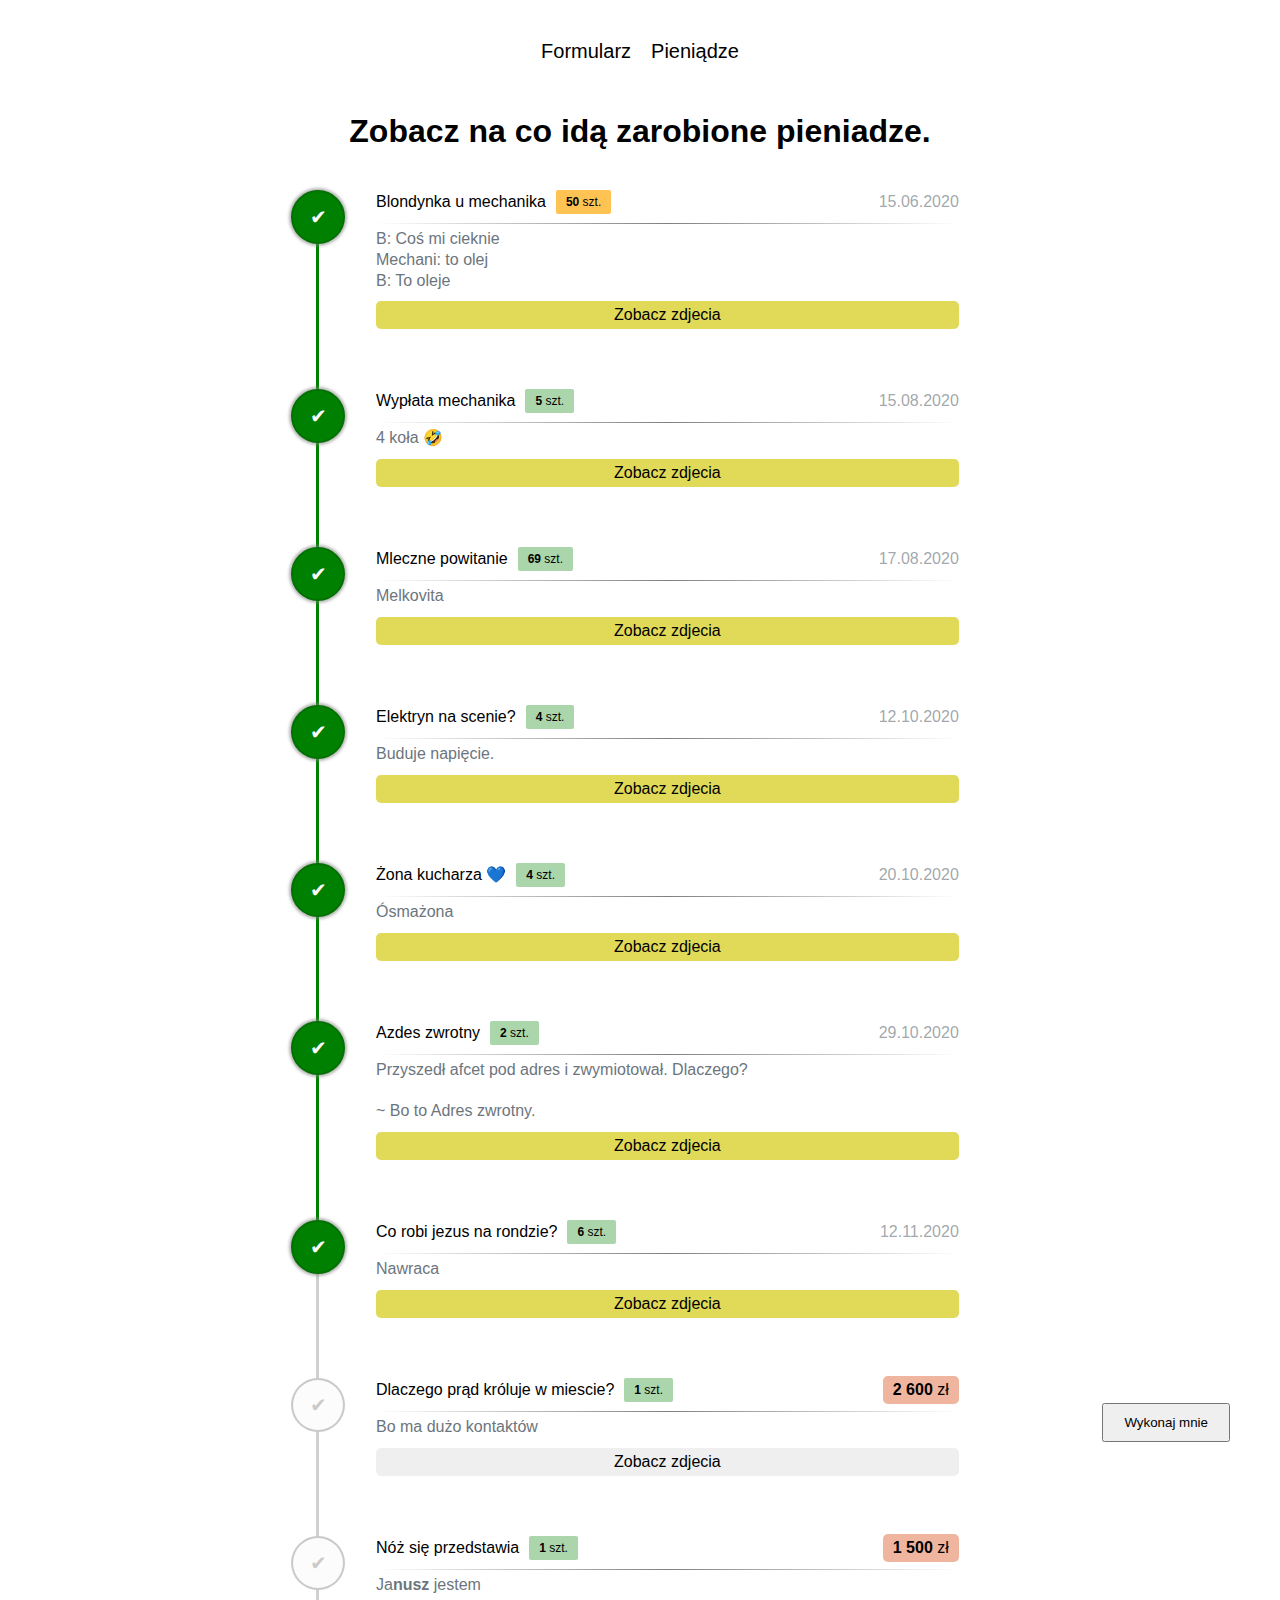
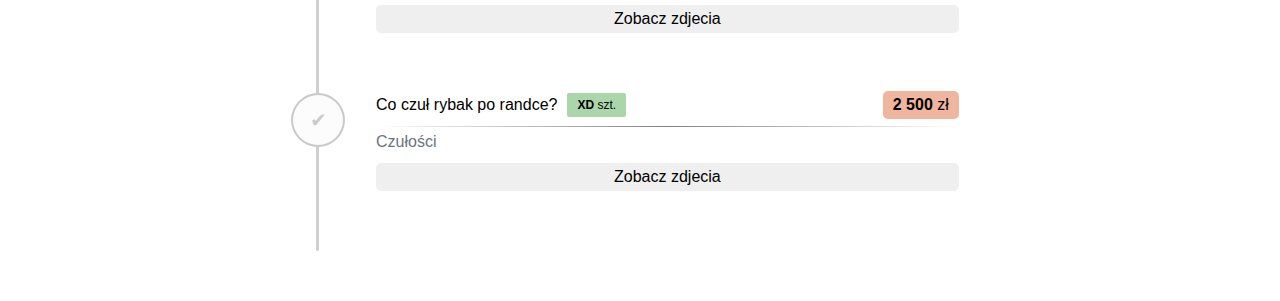
<file: tl.html>
<!DOCTYPE html>
<html lang="pl">
<head>
    <meta charset="UTF-8">
    <meta name="viewport" content="width=device-width, initial-scale=1.0">
    <link rel="stylesheet" href="zakupy.css">
    <title>Zakupy</title>
</head>
<body>
    <nav id="nan">
        <a href="index.html" target="_blank" title="Formularz v3.0">Formularz</a>
        <a href="tl.html" target="_blank" title="Postep rozwoju">Pieniądze</a>
    </nav>
    <div class="rozwojContainer">
        <span class="tytulLinia">
            Zobacz na co idą zarobione pieniadze.
        </span>
        <!-- srodek -->
        <div class="srodek">   
            <ul class="rozwojLinia">
                <li class="rozwojElement sztywnyGit">
                    <div class="rozowjTytul">
                        <div class="elementNazwa"><span>Blondynka u mechanika</span></div>
                        <div class="elementSztuki s"><span>50</span> szt.</div>
                        <div class="elementData"><span>15.06.2020</span></div>
                        <div class="elementCena"><span>200</span> zł</div>
                    </div>
                    <div class="elementOpis">
                        B: Coś mi cieknie
                        <br>
                        Mechani: to olej
                        <br>
                        B: To oleje
                    </div>
                    <div id="elementZdjecia" class="elementZdjecia">
                        <img class="elementZdjecie" src="zdjecie/12.png" alt="" style="height: 500px;width: 500px;" draggable="false">
                        <img class="elementZdjecie" src="zdjecie/12.png" alt="" style="height: 500px;width: 500px;" draggable="false">
                        <img class="elementZdjecie" src="zdjecie/123.png" alt="" style="height: 500px;width: 500px;" draggable="false">
                    </div>
                    <button id="elementGaleria" class="elementGaleria">Zobacz zdjecia</button>
                </li>
                <li class="rozwojElement sztywnyGit">
                    <div class="rozowjTytul">
                        <div class="elementNazwa"><span>Wypłata mechanika</span></div>
                        <div class="elementSztuki"><span>5</span> szt.</div>
                        <div class="elementData"><span>15.08.2020</span></div>
                        <div class="elementCena"><span>450</span> zł</div>
                    </div>
                    <div class="elementOpis"> 4 koła 🤣</div>
                    <div id="elementZdjecia" class="elementZdjecia">
                        <img class="elementZdjecie" src="zdjecie/12.png"  alt="" style="height: 500px;width: 500px;" draggable="false">
                        <img class="elementZdjecie" src="zdjecie/123455.png"  alt="" style="height: 500px;width: 500px;" draggable="false">
                        <img class="elementZdjecie" src="zdjecie/1234.png" alt="" style="height: 500px;width: 500px;" draggable="false">
                    </div>
                    <button id="elementGaleria" class="elementGaleria">Zobacz zdjecia</button>
                </li>
                <li class="rozwojElement sztywnyGit">
                    <div class="rozowjTytul">
                        <div class="elementNazwa"><span>Mleczne powitanie</span></div>
                        <div class="elementSztuki"><span>69</span> szt.</div>
                        <div class="elementData"><span>17.08.2020</span></div>
                        <div class="elementCena"><span>830</span> zł</div>
                    </div>
                    <div class="elementOpis">
                        Melkovita
                    </div>
                   
                    <div id="elementZdjecia" class="elementZdjecia">
                        <img class="elementZdjecie" src="zdjecie/1234.png" alt="" style="height: 500px;width: 500px;" draggable="false">
                        <img class="elementZdjecie" src="zdjecie/123455.png" alt="" style="height: 500px;width: 500px;" draggable="false">
                        <img class="elementZdjecie" src="zdjecie/1234.png" alt="" style="height: 500px;width: 500px;" draggable="false">
                    </div>
                    <button id="elementGaleria" class="elementGaleria">Zobacz zdjecia</button>
                </li>
                <li class="rozwojElement sztywnyGit">
                    <div class="rozowjTytul">
                        <div class="elementNazwa"><span>Elektryn na scenie?</span></div>
                        <div class="elementSztuki"><span>4</span> szt.</div>
                        <div class="elementData"><span>12.10.2020</span></div>
                        <div class="elementCena"><span>340</span> zł</div>
                    </div>
                    <div class="elementOpis">
                        Buduje napięcie.
                    </div>
                    
                    <div id="elementZdjecia" class="elementZdjecia">
                        <img class="elementZdjecie" src="zdjecie/1234.png" alt="" style="height: 500px;width: 500px;" draggable="false">
                        <img class="elementZdjecie" src="zdjecie/1234.png" alt="" style="height: 500px;width: 500px;" draggable="false">
                        <img class="elementZdjecie" src="zdjecie/1234.png" alt="" style="height: 500px;width: 500px;" draggable="false">
                        <img class="elementZdjecie" src="zdjecie/1234.png" alt="" style="height: 500px;width: 500px;" draggable="false">
                        <img class="elementZdjecie" src="zdjecie/1234.png" alt="" style="height: 500px;width: 500px;" draggable="false">
                        <img class="elementZdjecie" src="zdjecie/1234.png" alt="" style="height: 500px;width: 500px;" draggable="false">
                    </div>
                    <button id="elementGaleria" class="elementGaleria">Zobacz zdjecia</button>
                </li>
                <li class="rozwojElement sztywnyGit">
                    <div class="rozowjTytul">
                        <div class="elementNazwa"><span>Żona kucharza 💙</span></div>
                        <div class="elementSztuki"><span>4</span> szt.</div>
                        <div class="elementData"><span>20.10.2020</span></div>
                        <div class="elementCena"><span>250</span> zł</div>
                    </div>
                    <div class="elementOpis">Ósmażona</div>
                    <div id="elementZdjecia" class="elementZdjecia">
                        <img class="elementZdjecie" src="zdjecie/12.png" alt="" style="height: 500px;width: 500px;" draggable="false">
                        <img class="elementZdjecie" src="zdjecie/123455.png" alt="" style="height: 500px;width: 500px;" draggable="false">
                        <img class="elementZdjecie" src="zdjecie/12.png" alt="" style="height: 500px;width: 500px;" draggable="false">
                    </div>
                    <button id="elementGaleria" class="elementGaleria">Zobacz zdjecia</button>
                </li>
                <li class="rozwojElement sztywnyGit">
                    <div class="rozowjTytul">
                        <div class="elementNazwa"><span>Azdes zwrotny</span></div>
                        <div class="elementSztuki"><span>2</span> szt.</div>
                        <div class="elementData"><span>29.10.2020</span></div>
                        <div class="elementCena"><span>120</span> zł</div>
                    </div>
                    <div class="elementOpis">   Przyszedł afcet pod adres i zwymiotował. Dlaczego?
                        <br>
                        <br>
                    ~ Bo to Adres zwrotny.
                    </div>
                    <div id="elementZdjecia" class="elementZdjecia">
                        <img class="elementZdjecie" src="zdjecie/1234.png" alt="" style="height: 500px;width: 500px;" draggable="false">
                        <img class="elementZdjecie" src="zdjecie/12.png" alt="" style="height: 500px;width: 500px;" draggable="false">
                        <img class="elementZdjecie" src="zdjecie/123455.png" alt="" style="height: 500px;width: 500px;" draggable="false">
                    </div>
                    <button id="elementGaleria" class="elementGaleria">Zobacz zdjecia</button>
                </li>
                <li class="rozwojElement sztywnyGit">
                    <div class="rozowjTytul">
                        <div class="elementNazwa"><span>Co robi jezus na rondzie?</span></div>
                        <div class="elementSztuki"><span>6</span> szt.</div>
                        <div class="elementData"><span>12.11.2020</span></div>
                        <div class="elementCena"><span>500</span> zł</div>
                    </div>
                    <div class="elementOpis">Nawraca</div>
                    <div id="elementZdjecia" class="elementZdjecia">
                        <img class="elementZdjecie" src="zdjecie/12.png" alt="" style="height: 500px;width: 500px;" draggable="false">
                        <img class="elementZdjecie" src="zdjecie/12.png" alt="" style="height: 500px;width: 500px;" draggable="false">
                        <img class="elementZdjecie" src="zdjecie/12.png" alt="" style="height: 500px;width: 500px;" draggable="false">
                    </div>
                    <button id="elementGaleria" class="elementGaleria">Zobacz zdjecia</button>
                </li>
                <li id="rozwojElement" class="rozwojElement">
                    <div class="rozowjTytul">
                        <div class="elementNazwa"><span>Dlaczego prąd króluje w miescie?</span></div>
                        <div class="elementSztuki"><span>1</span> szt.</div>
                        <div class="elementData"><span>10.01.2011</span></div>
                        <div class="elementCena"><span>2 600</span> zł</div>
                    </div>
                    <div class="elementOpis">Bo ma dużo kontaktów</div>
                    <div id="elementZdjecia" class="elementZdjecia">
                        <img class="elementZdjecie" src="zdjecie/12.png" alt="" style="height: 500px;width: 500px;" draggable="false">
                        <img class="elementZdjecie" src="zdjecie/12.png" alt="" style="height: 500px;width: 500px;" draggable="false">
                        <img class="elementZdjecie" src="zdjecie/12.png" alt="" style="height: 500px;width: 500px;" draggable="false">
                    </div>
                    <button id="elementGaleria" class="elementGaleria">Zobacz zdjecia</button>
                </li>
                <button id="dodwykonan" style="position: absolute;right: 0;top: 73%; padding: 10px 20px; cursor: pointer;">Wykonaj mnie</button>
                <script>
                       document.getElementById('dodwykonan').addEventListener('click', function() {
                        document.getElementById('rozwojElement').classList.toggle('sztywnyGit');
                        document.querySelector('.rozwojLinia').classList.toggle('jej')                    
                    });

                </script>
                <li class="rozwojElement">
                    <div class="rozowjTytul">
                        <div class="elementNazwa"><span>Nóż się przedstawia</span></div>
                        <div class="elementSztuki"><span>1</span> szt.</div>
                        <div class="elementData"><span></span></div>
                        <div class="elementCena"><span>1 500</span> zł</div>
                    </div>
                    <div class="elementOpis">Ja<strong>nusz</strong> jestem</div>
                    <div id="elementZdjecia" class="elementZdjecia">
                        <img class="elementZdjecie" src="zdjecie/1234.png" alt="" style="height: 500px;width: 500px;" draggable="false">
                        <img class="elementZdjecie" src="zdjecie/1234.png" alt="" style="height: 500px;width: 500px;" draggable="false">
                        <img class="elementZdjecie" src="zdjecie/1234.png" alt="" style="height: 500px;width: 500px;" draggable="false">
                    </div>
                    <button id="elementGaleria" class="elementGaleria">Zobacz zdjecia</button>
                </li>
                <li class="rozwojElement">
                    <div class="rozowjTytul">
                        <div class="elementNazwa"><span>Co czuł rybak po randce?</span></div>
                        <div class="elementSztuki"><span>XD</span> szt.</div>
                        <div class="elementData"><span></span></div>
                        <div class="elementCena"><span>2 500</span> zł</div>
                    </div>
                    <div class="elementOpis">Czułości</div>
                    <div id="elementZdjecia" class="elementZdjecia">
                        <img class="elementZdjecie" src="zdjecie/123455.png" alt="" style="height: 500px;width: 500px;" draggable="false">
                        <img class="elementZdjecie" src="zdjecie/123455.png" alt="" style="height: 500px;width: 500px;" draggable="false">
                        <img class="elementZdjecie" src="zdjecie/123455.png" alt="" style="height: 500px;width: 500px;" draggable="false">
                    </div>
                    <button id="elementGaleria" class="elementGaleria">Zobacz zdjecia</button>
                </li>
            </ul>
        </div>
    </div>
</body>

<!-- modyfiacja grid i przeciaganie zdjec -->
<script>
    function aktualizacjakolumn(gall) {
    const dynamicznakol = gall.querySelectorAll('img').length;
    const dkol = `repeat(${dynamicznakol}, 500px)`;
    gall.style.gridTemplateColumns = dkol;
}

const galerie = document.querySelectorAll('.elementZdjecia');

galerie.forEach((galeria) => {
    aktualizacjakolumn(galeria);

    let isDragging = false;  
    let startX;  
    let scrollLeft;  

    galeria.addEventListener('mousedown', (e) => {
        isDragging = true;
        galeria.classList.add('dragging'); 
        startX = e.pageX - galeria.offsetLeft; 
        scrollLeft = galeria.scrollLeft;  
        galeria.style.cursor = "grabbing";
    });

    galeria.addEventListener('mousemove', (e) => {
        if (!isDragging) return;  
        e.preventDefault(); 
        const x = e.pageX - galeria.offsetLeft;
        const walk = (x - startX) * 1; 
        galeria.scrollLeft = scrollLeft - walk;
    });

    galeria.addEventListener('mouseup', () => {
        isDragging = false;
        galeria.classList.remove('dragging');
        galeria.style.cursor = "grab";  
    });

    galeria.addEventListener('mouseleave', () => {
        isDragging = false;  
        galeria.style.cursor = "grab"; 
    });
});
</script>

<!-- pokazywanie zdjec -->
<script>
    const elementyGalerii = document.querySelectorAll('.elementGaleria');

    elementyGalerii.forEach((elementGaleria, index) => {
        elementGaleria.addEventListener('click', function() {
            const elementZdjecia = this.previousElementSibling;

            if (elementZdjecia && elementZdjecia.classList.contains('elementZdjecia')) {
                elementZdjecia.classList.toggle('widac');

                if (elementZdjecia.classList.contains('widac')) {
                    this.textContent = 'Ukryj zdjęcia';
                } else {
                    this.textContent = 'Zobacz zdjęcia';
                }
                console.log('Tekst przycisku zmieniony na:', this.textContent);
            } else {
                console.warn('Element zdjęcia nie został znaleziony lub jest niepoprawny.');
            }
        });
    });

</script>
</html>
</file>
<file: zakupy.css>
* {
    margin: 0;
    padding: 0;
    box-sizing: border-box;
    list-style: none;
}

body {
    font-family: Arial, sans-serif;
    background-color: var(--tloStrona);
    padding: 20px;
}

:root{
    --bg-strona:#fcfcfc;
    --drugiTekst: #6c757d;
    --DataTekst: #6c757da5;
    --sztywnyGit: green;
    --przycick:#d1c700a7;
    --przycickhover:#d1c700d2;

}
#nan{
    width: 100%;
    display: flex;
    justify-content: center;
    column-gap: 20px;
    padding: 20px 0;
}
#nan a{
    text-decoration: none;
    color: #000;
    font-size: 20px;
}
#nan a:hover{
    box-shadow: 0px 1px 0px 0px black;
}
/* tu tez srodek */
.srodek {
    display: grid;
    padding-left: 20%;
}

.rozwojContainer{
    position: relative;
    height: 100%;
    width: 100%;
    padding: 30px;
    display: flex;
    flex-direction: column;
}

.tytulLinia{
    font-size: 2rem;
    font-weight: 600;
    margin-bottom: 2.5rem;
    text-align: center;
}

.rozwojLinia{
    height: 100%;
    width: 100%;
    position: relative;
    padding-left: 40px;
}
.rozwojLinia:before{
    content:"";
    position: absolute;
    width: 3px;
    height: 100%;
    left: 30px;
    border-radius: 3px;
    background-color: rgb(208, 208, 208);
    z-index: -99;
}
.rozwojLinia::after {
    position: absolute;
    content: "";
    height: 65%;
    width: 3px;
    background-color: green;
    left: 30px;
    z-index: -2;
    top: 0;
    scroll-snap-align: start;
}
.jej::after {
    position: absolute;
    content: "";
    height: 65%;
    width: 3px;
    background-color: green;
    left: 30px;
    z-index: -2;
    top: 0;
    animation: rosne .5s linear forwards;    
}
@keyframes rosne {
    100%{
        height: 74%;
    }
}
.rozwojElement{
    margin-bottom: 60px;
    padding-left: 50px;
    width: 70%;
}
.rozwojElement:before{
    content: "\2714";
    text-align: center;
    line-height: 50px;
    font-size: 20px;
    color: #4e4e504b;
    position: absolute;
    left: 5px;
    height: 50px;
    width: 50px;
    border-radius: 50%;
    border: 2px solid #4e4e504b;
    background-color: var(--bg-strona);
}
.sztywnyGit:before{
    background-color: var(--sztywnyGit);
    border: 2px solid rgb(1, 113, 1)!important;
    box-shadow: inset 0 0 5px 3px rgb(1,113,1);
    box-shadow: 0 0 3px 2px #81818196;
    color: white;
}
.sztywnyGit #elementGaleria{
    pointer-events: all;
}
.rozowjTytul{
    position: relative;
    display: flex;
    flex-direction: row;
    align-items: center;
    justify-content: flex-start;
    column-gap: 10px;
    padding-bottom: 15px;
}
.rozowjTytul::after{
    position: absolute;
    content: "";
    width: 100%;
    height: 1px;
    background:linear-gradient(270deg, transparent, grey, transparent);
    bottom: 5px;
}
.elementNazwa{
    font-size: 1rem;
}
.elementSztuki{
    padding: 5px 10px;
    border-radius: 2px;
    background-color: rgba(0, 128, 0, 0.33);
    font-size: 12px;
}
.s{
    background-color: rgba(255, 170, 12, 0.7);
}
.elementSztuki span{
    font-weight: 600;
}
.elementOpis{
    color: var(--drugiTekst);
    font-size: 1rem;
    line-height: 1.3rem;
}
.elementData{
    color: var(--DataTekst);
    position: absolute;
    right: 0;
    display: none;
}

.sztywnyGit .elementData{
    display: block;
}

.elementCena{
    display: block;
    position: absolute;
    right: 0;
    background-color: rgba(224, 107, 64, 0.5);
    padding: 5px 10px;
    border-radius: 5px;
}
.elementCena span{
    font-weight: 600;
}
.sztywnyGit .elementCena{
    display: none;
} 

#elementGaleria{
    margin-top: 10px;
    padding: 5px 0;
    border: 0;
    border-radius: 5px;
    width: 100%;
    font-size: 16px;
    pointer-events: none;
}
#elementGaleria:hover{
    background-color: var(--przycickhover);
    cursor:pointer;
}
.sztywnyGit #elementGaleria{
    background-color: var(--przycick);
}
#elementZdjecia{
    display: none;
    border-radius: 10px;
    user-select: none;
}
.widac{
    display: grid!important;
    gap: 20px;
    width: 500px;
    height: 510px;
    overflow-x: scroll;
    scroll-snap-type: x mandatory;
    scroll-behavior: smooth;
    overflow-y: hidden;
}
.elementZdjecie{
    scroll-snap-align: start;
    display: flex;
    flex-direction: row;
    column-gap: 20px;
    width: 100%;
    height: 500px;

}
.elementZdjecie{
    border-radius: 10px;
}



@media (max-width:700px){
    .srodek{
        padding-left: 0%;
    }
    .rozwojElement{
        width: 100%;
        margin-bottom: 45px;
    }
    .elementData{
        font-size: .89rem;
    }
    .elementZdjecie {
        width: 200px !important;
        height: 200px !important;
    }
    .widac{
        display: flex!important;
        flex-direction: column;
        height: 100%;
        gap: 20px;
    }
}

@media (min-width:701px) and (max-width: 1200px){
    .srodek{
        padding-left: 5%;
    }
    .rozwojElement{
        width: 100%;
        margin-bottom: 45px;
    }
    .elementData{
        font-size: .89rem;
    }
    .elementZdjecie {
        width: 200px !important;
        height: 200px !important;
    }
    .widac{
        display: flex!important;
        flex-direction: column;
        height: 100%;
        gap: 20px;
    }
}
</file>
